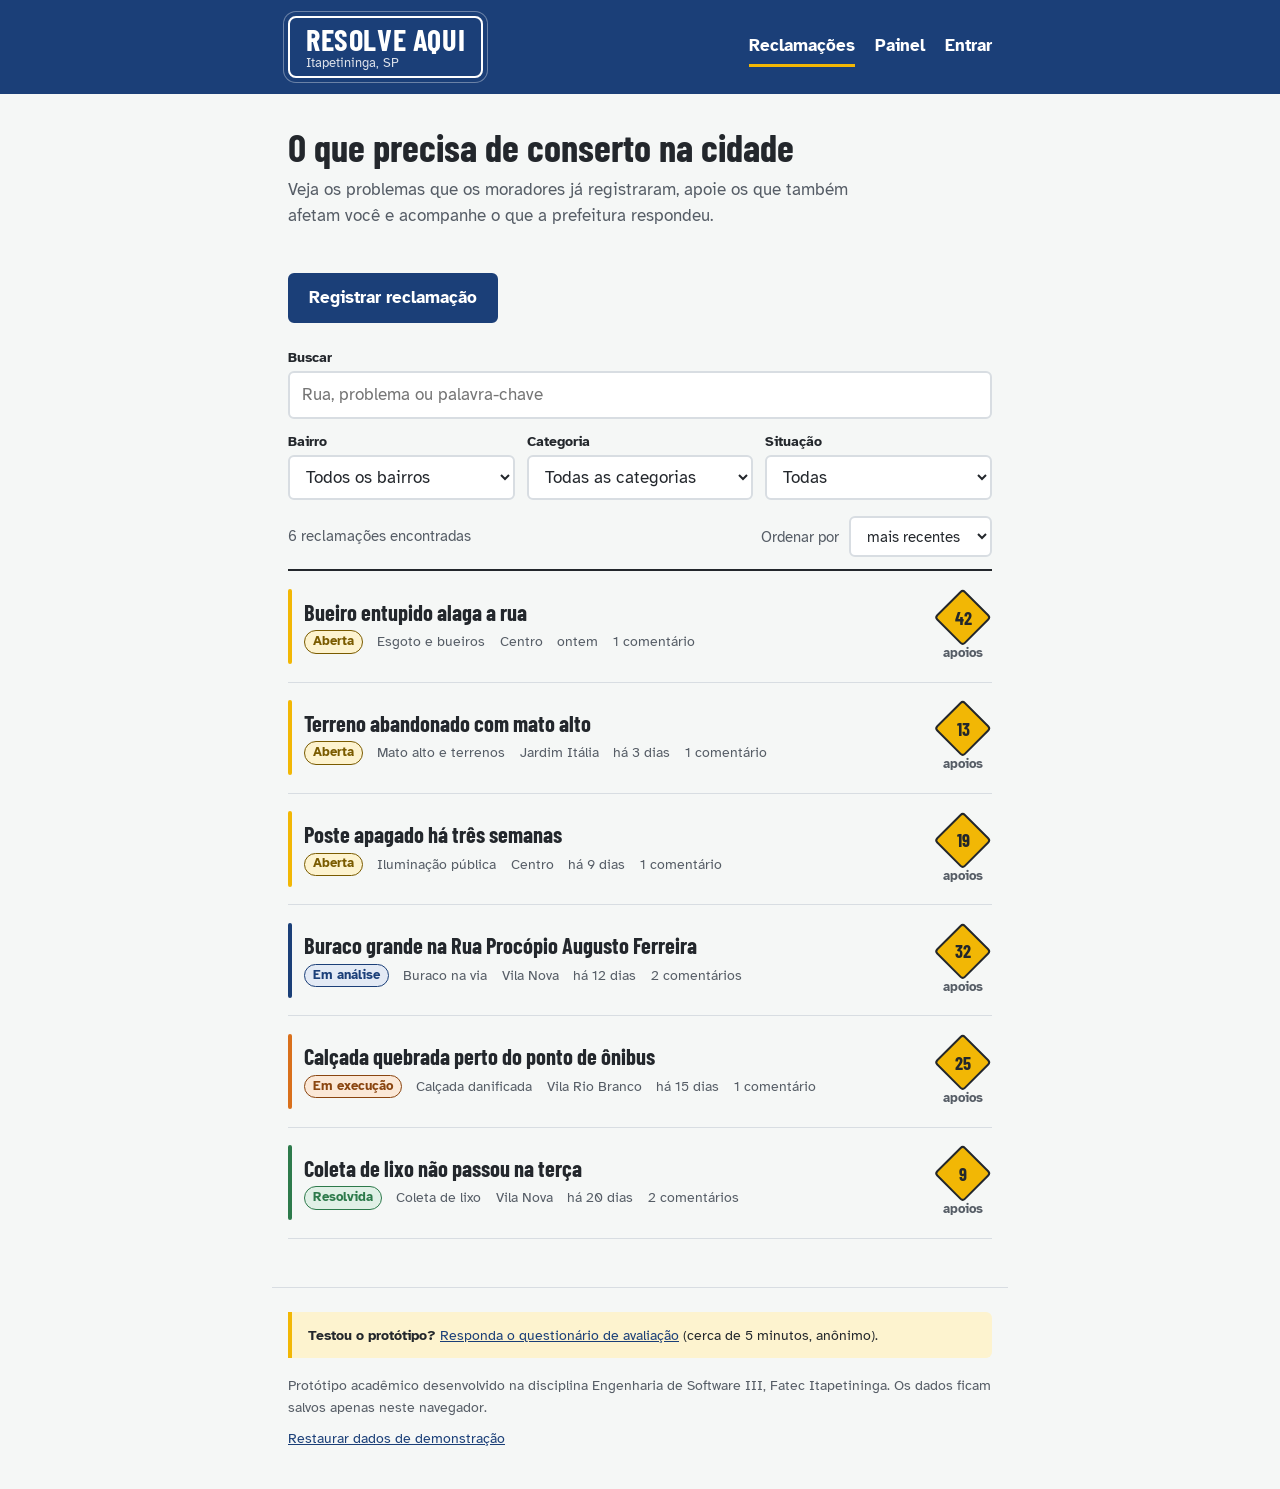
<file: index.html>
<!doctype html>
<html lang="pt-BR">
	<head>
		<meta charset="utf-8" />
		<meta name="viewport" content="width=device-width, initial-scale=1" />
		<title>Reclamações | Resolve Aqui</title>
		<meta
			name="description"
			content="Resolve Aqui: plataforma digital cívica para registrar, acompanhar e apoiar reclamações sobre serviços públicos municipais de Itapetininga."
		/>
		<link rel="preconnect" href="https://fonts.googleapis.com" />
		<link rel="preconnect" href="https://fonts.gstatic.com" crossorigin />
		<link
			href="https://fonts.googleapis.com/css2?family=Atkinson+Hyperlegible:wght@400;700&family=Barlow+Condensed:wght@600;700&display=swap"
			rel="stylesheet"
		/>
		<link rel="stylesheet" href="css/style.css" />
		<link rel="icon" href="assets/icone.svg" type="image/svg+xml" />
	</head>
	<body>
		<a class="pular" href="#conteudo">Pular para o conteúdo</a>
		<header class="topo" id="topo"></header>
		<main id="conteudo">
			<div class="cabecalho-pagina">
				<div class="introducao">
					<h1>O que precisa de conserto na cidade</h1>
					<p>
						Veja os problemas que os moradores já registraram, apoie os que
						também afetam você e acompanhe o que a prefeitura respondeu.
					</p>
				</div>
				<a class="botao" href="nova.html">Registrar reclamação</a>
			</div>

			<form
				class="filtros"
				id="filtros"
				role="search"
				aria-label="Filtrar reclamações"
			>
				<div class="filtro-busca">
					<label for="f-busca">Buscar</label>
					<input
						type="search"
						id="f-busca"
						name="busca"
						placeholder="Rua, problema ou palavra-chave"
					/>
				</div>
				<div>
					<label for="f-bairro">Bairro</label>
					<select id="f-bairro" name="bairro"></select>
				</div>
				<div>
					<label for="f-categoria">Categoria</label>
					<select id="f-categoria" name="categoria"></select>
				</div>
				<div>
					<label for="f-status">Situação</label>
					<select id="f-status" name="status"></select>
				</div>
			</form>

			<div
				class="cabecalho-pagina"
				style="margin-bottom: 0.25rem; align-items: center"
			>
				<p class="contagem" id="contagem" aria-live="polite"></p>
				<label class="contagem" for="f-ordem"
					>Ordenar por
					<select
						id="f-ordem"
						style="width: auto; min-height: 2.2rem; margin-left: 0.4rem"
					>
						<option value="recentes">mais recentes</option>
						<option value="apoios">mais apoiadas</option>
					</select>
				</label>
			</div>
			<ul class="lista" id="lista"></ul>
		</main>
		<footer class="rodape" id="rodape"></footer>
		<script src="js/data.js"></script>
		<script src="js/ui.js"></script>
		<script src="js/inicio.js"></script>
	</body>
</html>
</file>
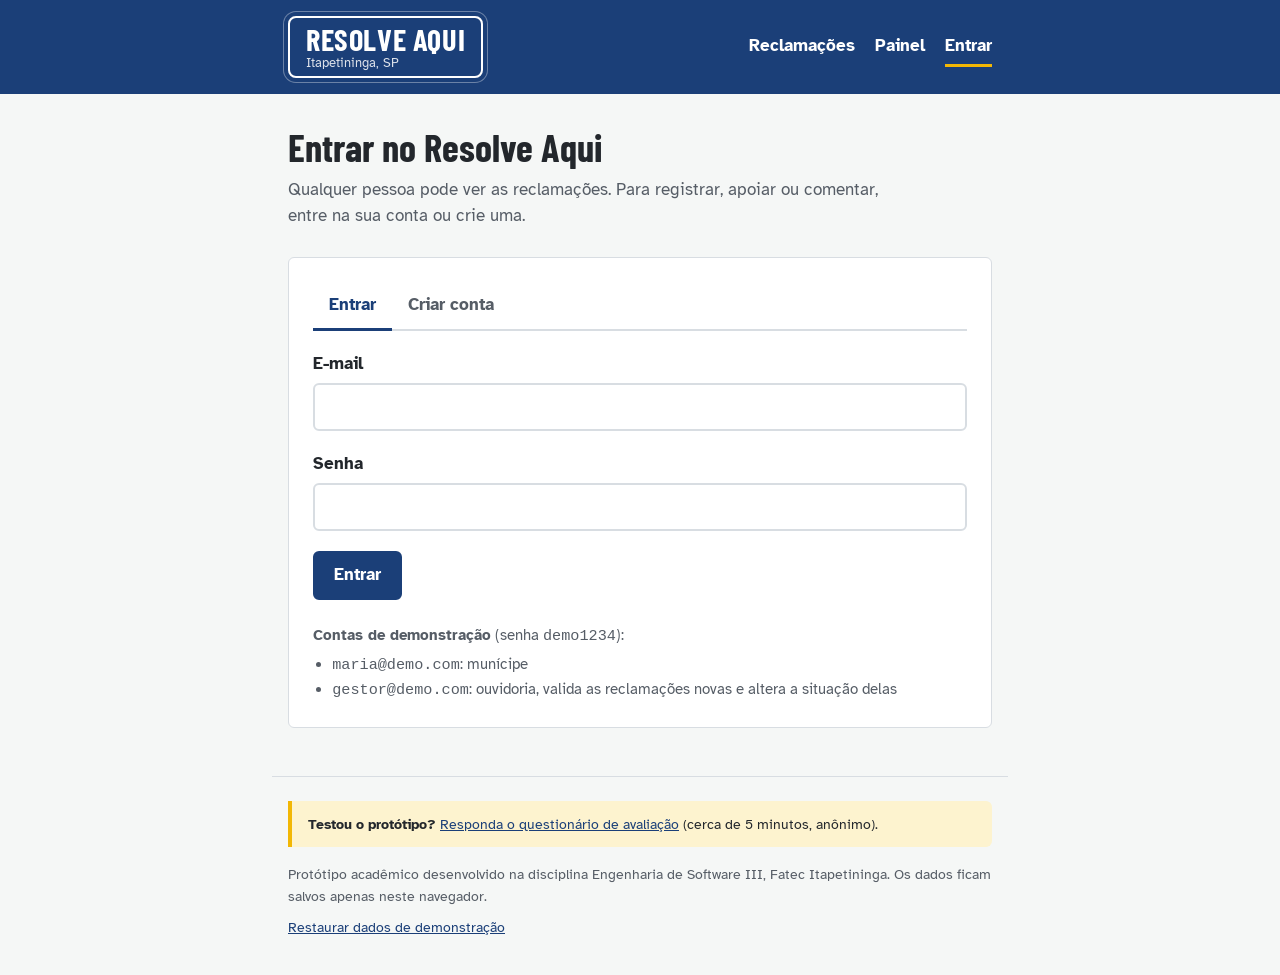
<file: entrar.html>
<!doctype html>
<html lang="pt-BR">
	<head>
		<meta charset="utf-8" />
		<meta name="viewport" content="width=device-width, initial-scale=1" />
		<title>Entrar | Resolve Aqui</title>
		<meta
			name="description"
			content="Resolve Aqui: plataforma digital cívica para registrar, acompanhar e apoiar reclamações sobre serviços públicos municipais de Itapetininga."
		/>
		<link rel="preconnect" href="https://fonts.googleapis.com" />
		<link rel="preconnect" href="https://fonts.gstatic.com" crossorigin />
		<link
			href="https://fonts.googleapis.com/css2?family=Atkinson+Hyperlegible:wght@400;700&family=Barlow+Condensed:wght@600;700&display=swap"
			rel="stylesheet"
		/>
		<link rel="stylesheet" href="css/style.css" />
		<link rel="icon" href="assets/icone.svg" type="image/svg+xml" />
	</head>
	<body>
		<a class="pular" href="#conteudo">Pular para o conteúdo</a>
		<header class="topo" id="topo"></header>
		<main id="conteudo">
			<div class="introducao">
				<h1>Entrar no Resolve Aqui</h1>
				<p>
					Qualquer pessoa pode ver as reclamações. Para registrar, apoiar ou
					comentar, entre na sua conta ou crie uma.
				</p>
			</div>
			<div class="formulario">
				<div class="abas" role="tablist">
					<button
						type="button"
						role="tab"
						id="aba-entrar"
						aria-selected="true"
						aria-controls="form-entrar"
					>
						Entrar
					</button>
					<button
						type="button"
						role="tab"
						id="aba-cadastrar"
						aria-selected="false"
						aria-controls="form-cadastrar"
					>
						Criar conta
					</button>
				</div>
				<div class="erro" id="erro" role="alert"></div>

				<form
					id="form-entrar"
					role="tabpanel"
					aria-labelledby="aba-entrar"
					novalidate
				>
					<div class="campo">
						<label for="e-email">E-mail</label>
						<input type="email" id="e-email" autocomplete="email" required />
					</div>
					<div class="campo">
						<label for="e-senha">Senha</label>
						<input
							type="password"
							id="e-senha"
							autocomplete="current-password"
							required
						/>
					</div>
					<button class="botao" type="submit">Entrar</button>
				</form>

				<form
					id="form-cadastrar"
					role="tabpanel"
					aria-labelledby="aba-cadastrar"
					hidden
					novalidate
				>
					<div class="campo">
						<label for="c-nome">Nome completo</label>
						<input id="c-nome" autocomplete="name" required />
					</div>
					<div class="duas-colunas">
						<div class="campo">
							<label for="c-email">E-mail</label>
							<input type="email" id="c-email" autocomplete="email" required />
						</div>
						<div class="campo">
							<label for="c-bairro">Bairro onde mora</label>
							<select id="c-bairro" required></select>
						</div>
					</div>
					<div class="campo">
						<label for="c-senha">Senha</label>
						<input
							type="password"
							id="c-senha"
							autocomplete="new-password"
							minlength="6"
							required
							aria-describedby="dica-senha"
						/>
						<span class="dica" id="dica-senha"
							>Use pelo menos 6 caracteres.</span
						>
					</div>
					<button class="botao" type="submit">Criar conta</button>
				</form>

				<div class="demo">
					<strong>Contas de demonstração</strong> (senha <code>demo1234</code>):
					<ul>
						<li><code>maria@demo.com</code>: munícipe</li>
						<li>
							<code>gestor@demo.com</code>: ouvidoria, valida as reclamações
							novas e altera a situação delas
						</li>
					</ul>
				</div>
			</div>
		</main>
		<footer class="rodape" id="rodape"></footer>
		<script src="js/data.js"></script>
		<script src="js/ui.js"></script>
		<script src="js/entrar.js"></script>
	</body>
</html>
</file>
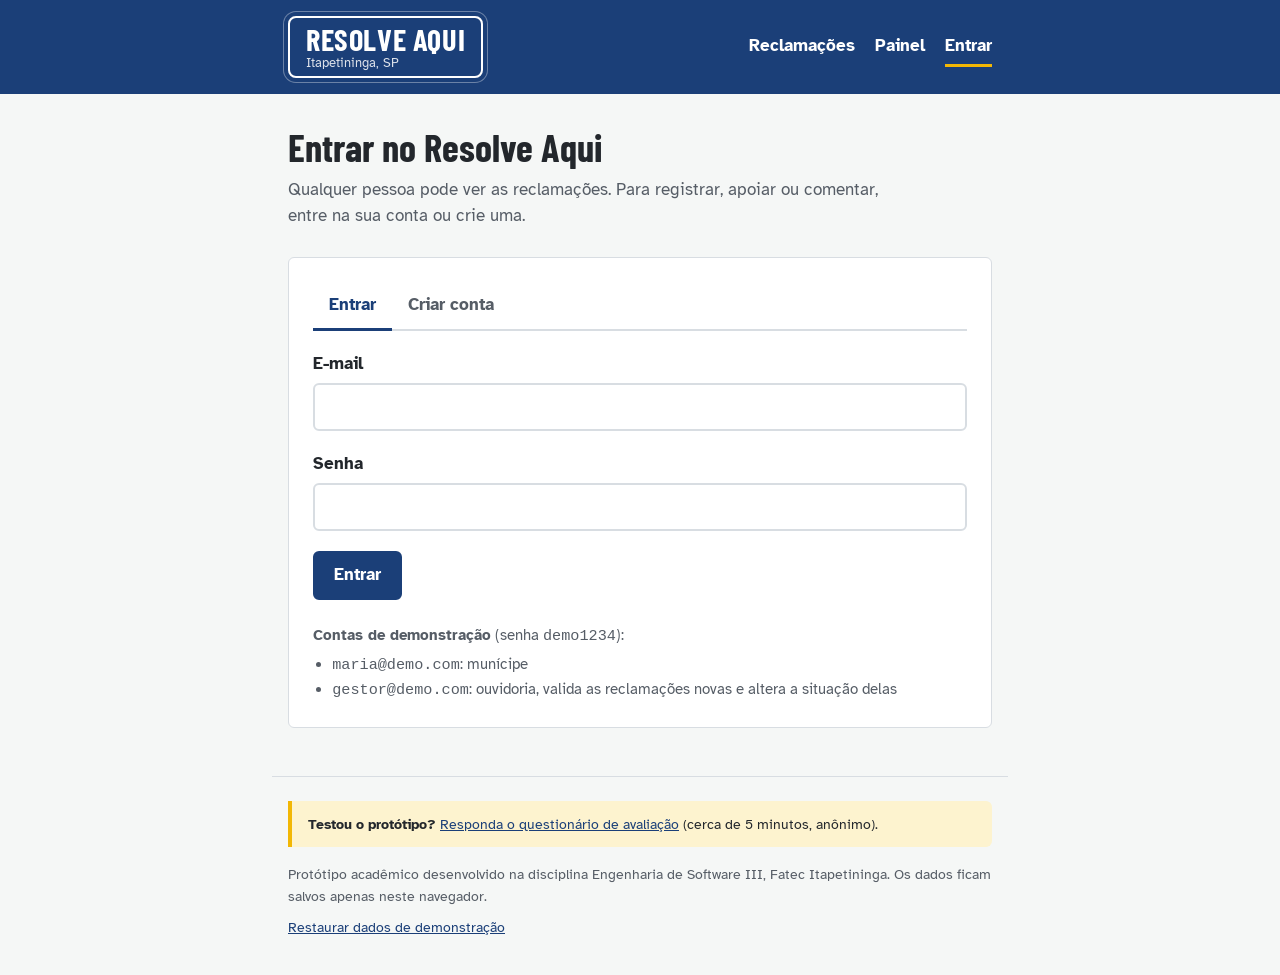
<file: minhas.html>
<!doctype html>
<html lang="pt-BR">
<head>
  <meta charset="utf-8">
  <meta name="viewport" content="width=device-width, initial-scale=1">
  <title>Minhas reclamações | Resolve Aqui</title>
  <meta name="description" content="Resolve Aqui: plataforma digital cívica para registrar, acompanhar e apoiar reclamações sobre serviços públicos municipais de Itapetininga.">
  <link rel="preconnect" href="https://fonts.googleapis.com">
  <link rel="preconnect" href="https://fonts.gstatic.com" crossorigin>
  <link href="https://fonts.googleapis.com/css2?family=Atkinson+Hyperlegible:wght@400;700&family=Barlow+Condensed:wght@600;700&display=swap" rel="stylesheet">
  <link rel="stylesheet" href="css/style.css">
  <link rel="icon" href="assets/icone.svg" type="image/svg+xml">
</head>
<body>
  <a class="pular" href="#conteudo">Pular para o conteúdo</a>
  <header class="topo" id="topo"></header>
  <main id="conteudo">
    <div class="introducao">
      <h1>Minhas reclamações</h1>
      <p>Todas as reclamações que você enviou, inclusive as que ainda aguardam a validação da Ouvidoria.</p>
    </div>
    <div id="minhas"></div>
  </main>
  <footer class="rodape" id="rodape"></footer>
  <script src="js/data.js"></script>
  <script src="js/ui.js"></script>
  <script src="js/minhas.js"></script>
</body>
</html>
</file>
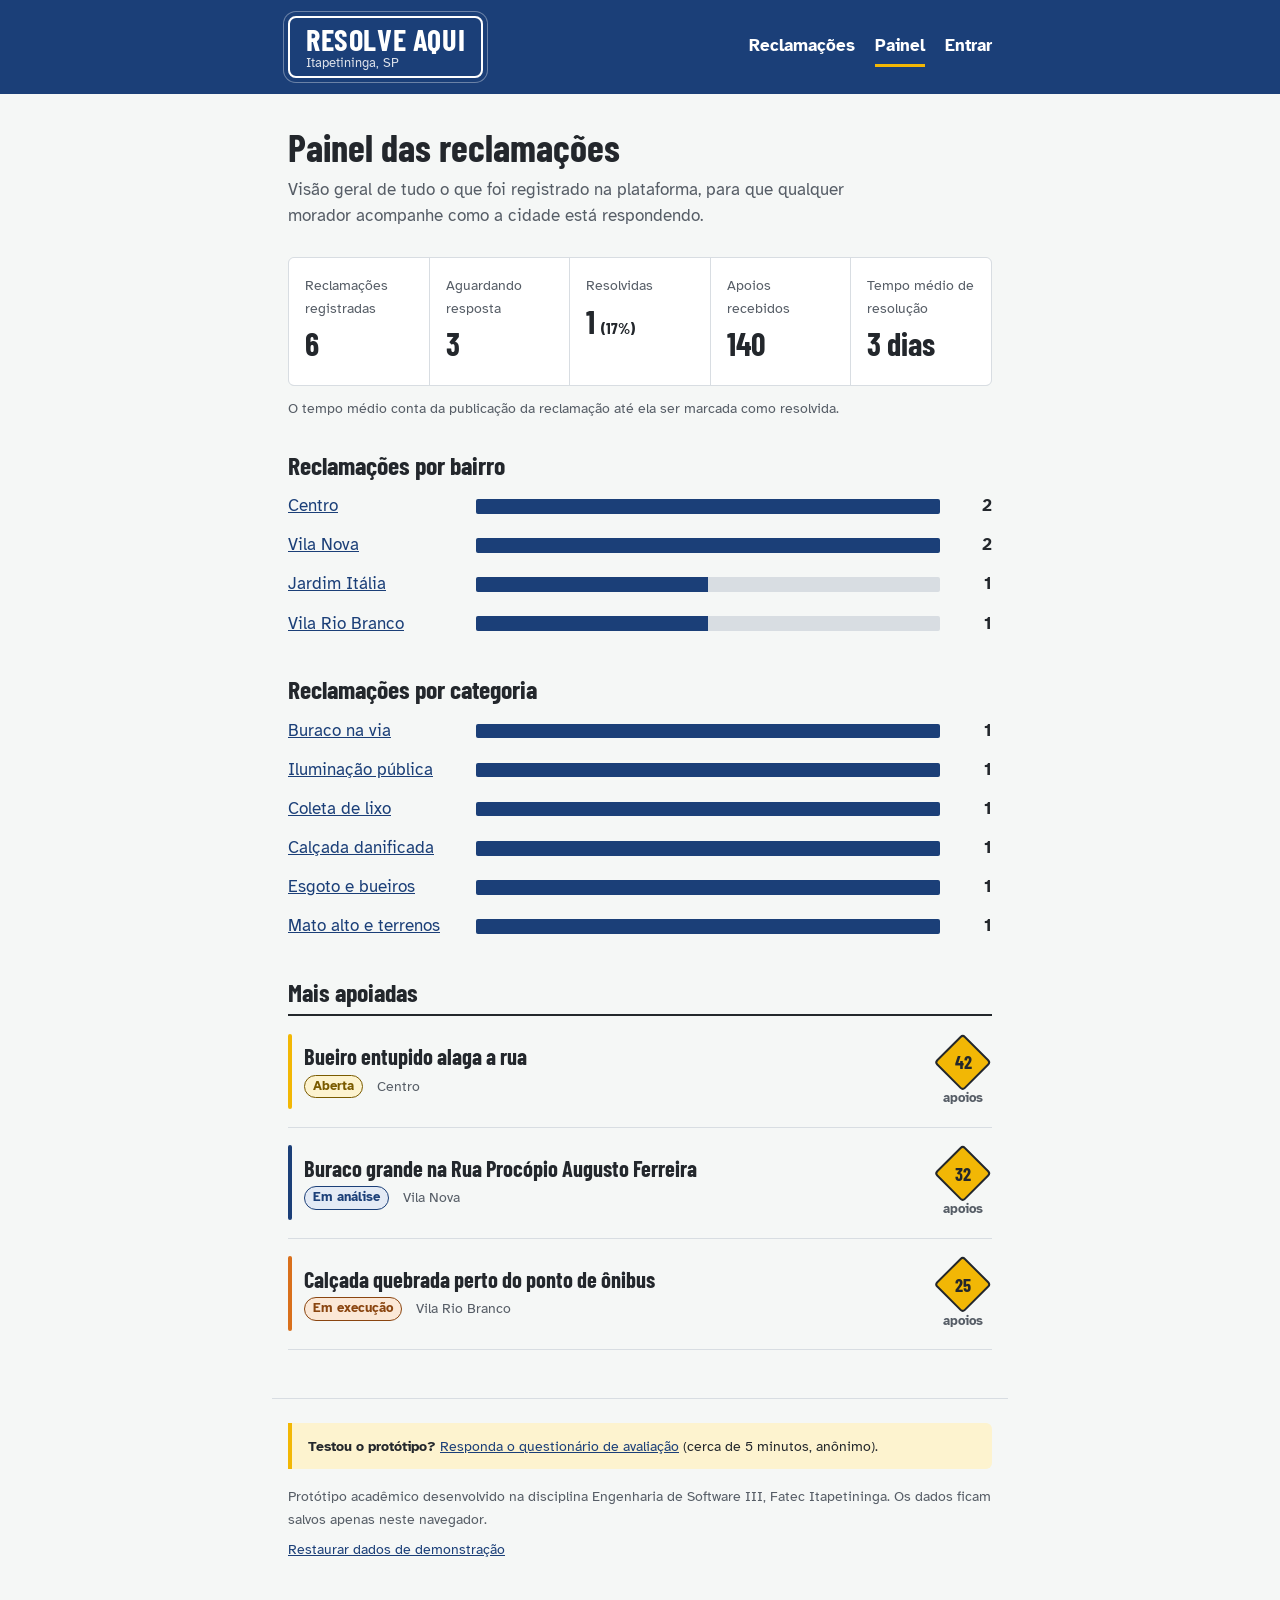
<file: painel.html>
<!doctype html>
<html lang="pt-BR">
	<head>
		<meta charset="utf-8" />
		<meta name="viewport" content="width=device-width, initial-scale=1" />
		<title>Painel | Resolve Aqui</title>
		<meta
			name="description"
			content="Resolve Aqui: plataforma digital cívica para registrar, acompanhar e apoiar reclamações sobre serviços públicos municipais de Itapetininga."
		/>
		<link rel="preconnect" href="https://fonts.googleapis.com" />
		<link rel="preconnect" href="https://fonts.gstatic.com" crossorigin />
		<link
			href="https://fonts.googleapis.com/css2?family=Atkinson+Hyperlegible:wght@400;700&family=Barlow+Condensed:wght@600;700&display=swap"
			rel="stylesheet"
		/>
		<link rel="stylesheet" href="css/style.css" />
		<link rel="icon" href="assets/icone.svg" type="image/svg+xml" />
	</head>
	<body>
		<a class="pular" href="#conteudo">Pular para o conteúdo</a>
		<header class="topo" id="topo"></header>
		<main id="conteudo">
			<div class="introducao">
				<h1>Painel das reclamações</h1>
				<p>
					Visão geral de tudo o que foi registrado na plataforma, para que
					qualquer morador acompanhe como a cidade está respondendo.
				</p>
			</div>
			<div id="painel"></div>
		</main>
		<footer class="rodape" id="rodape"></footer>
		<script src="js/data.js"></script>
		<script src="js/ui.js"></script>
		<script src="js/painel.js"></script>
	</body>
</html>
</file>
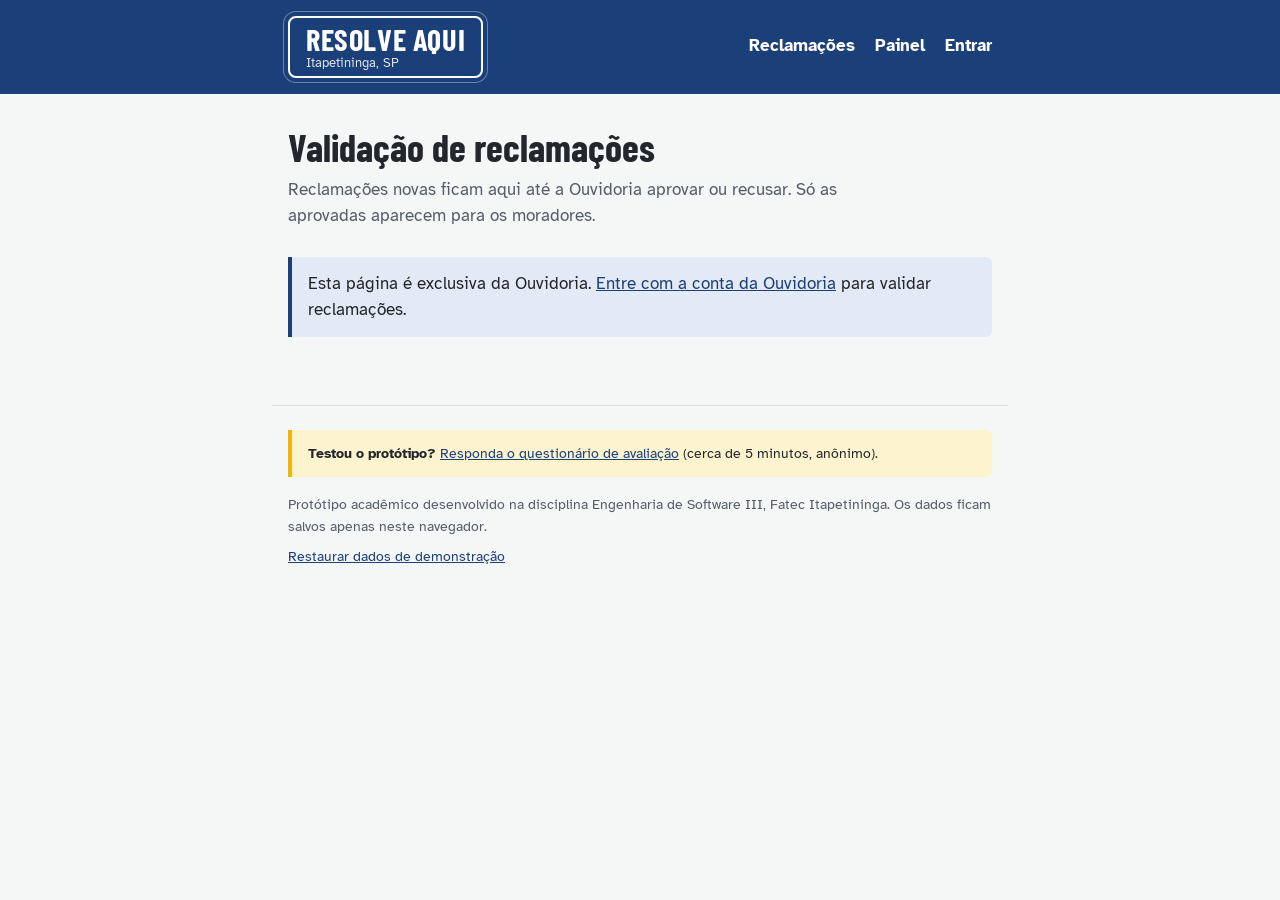
<file: validacao.html>
<!doctype html>
<html lang="pt-BR">
	<head>
		<meta charset="utf-8" />
		<meta name="viewport" content="width=device-width, initial-scale=1" />
		<title>Validação | Resolve Aqui</title>
		<meta
			name="description"
			content="Resolve Aqui: plataforma digital cívica para registrar, acompanhar e apoiar reclamações sobre serviços públicos municipais de Itapetininga."
		/>
		<link rel="preconnect" href="https://fonts.googleapis.com" />
		<link rel="preconnect" href="https://fonts.gstatic.com" crossorigin />
		<link
			href="https://fonts.googleapis.com/css2?family=Atkinson+Hyperlegible:wght@400;700&family=Barlow+Condensed:wght@600;700&display=swap"
			rel="stylesheet"
		/>
		<link rel="stylesheet" href="css/style.css" />
		<link rel="icon" href="assets/icone.svg" type="image/svg+xml" />
	</head>
	<body>
		<a class="pular" href="#conteudo">Pular para o conteúdo</a>
		<header class="topo" id="topo"></header>
		<main id="conteudo">
			<div class="introducao">
				<h1>Validação de reclamações</h1>
				<p>
					Reclamações novas ficam aqui até a Ouvidoria aprovar ou recusar. Só as
					aprovadas aparecem para os moradores.
				</p>
			</div>
			<div id="fila"></div>
		</main>
		<footer class="rodape" id="rodape"></footer>
		<script src="js/data.js"></script>
		<script src="js/ui.js"></script>
		<script src="js/validacao.js"></script>
	</body>
</html>
</file>
<file: css/style.css>
/* Resolve Aqui: identidade inspirada na sinalização urbana.
   Azul das placas de rua, amarelo de advertência, laranja de obra e verde de resolvido. */

:root {
	--azul-placa: #1b3f78;
	--azul-escuro: #12305d;
	--papel: #f5f7f6;
	--branco: #ffffff;
	--asfalto: #23272c;
	--asfalto-suave: #565d66;
	--meio-fio: #d8dde2;
	--amarelo: #f2b705;
	--laranja-obra: #d9701c;
	--verde: #2d7a4b;
	--vermelho: #b3261e;

	--fonte-placa: "Barlow Condensed", "Arial Narrow", sans-serif;
	--fonte-texto: "Atkinson Hyperlegible", "Segoe UI", Arial, sans-serif;

	--largura: 46rem;
	--raio: 6px;
}

*,
*::before,
*::after {
	box-sizing: border-box;
}

html {
	-webkit-text-size-adjust: 100%;
}

body {
	margin: 0;
	background: var(--papel);
	color: var(--asfalto);
	font-family: var(--fonte-texto);
	font-size: 1.0625rem;
	line-height: 1.55;
}

a {
	color: var(--azul-placa);
}
a:hover {
	color: var(--azul-escuro);
}

:focus-visible {
	outline: 3px solid var(--amarelo);
	outline-offset: 2px;
}

.visualmente-oculto {
	position: absolute;
	width: 1px;
	height: 1px;
	overflow: hidden;
	clip: rect(0 0 0 0);
	white-space: nowrap;
}

.pular {
	position: absolute;
	left: 1rem;
	top: -3rem;
	z-index: 10;
	background: var(--amarelo);
	color: var(--asfalto);
	padding: 0.5rem 1rem;
	border-radius: var(--raio);
}
.pular:focus {
	top: 1rem;
}

/* ---------- Cabeçalho: a placa de rua ---------- */

.topo {
	background: var(--azul-placa);
	color: var(--branco);
}

.topo__placa {
	max-width: var(--largura);
	margin: 0 auto;
	padding: 1rem 1rem;
	display: flex;
	flex-wrap: wrap;
	align-items: center;
	justify-content: space-between;
	gap: 0.75rem 1.5rem;
}

.placa {
	display: inline-flex;
	flex-direction: column;
	padding: 0.35rem 1rem 0.4rem;
	border: 2px solid var(--branco);
	border-radius: 8px;
	box-shadow:
		0 0 0 4px var(--azul-placa),
		0 0 0 5px rgba(255, 255, 255, 0.35);
	color: var(--branco);
	text-decoration: none;
	line-height: 1;
}
.placa:hover {
	color: var(--branco);
}

.placa__nome {
	font-family: var(--fonte-placa);
	font-weight: 700;
	font-size: 1.9rem;
	letter-spacing: 0.02em;
	text-transform: uppercase;
}

.placa__cidade {
	font-size: 0.8rem;
	margin-top: 0.2rem;
	opacity: 0.85;
}

.topo__nav {
	display: flex;
	align-items: center;
	flex-wrap: wrap;
	gap: 0.25rem 1.25rem;
}

.topo__nav a,
.topo__nav .botao-link {
	color: var(--branco);
	text-decoration: none;
	font-weight: 700;
	padding: 0.3rem 0;
	border-bottom: 3px solid transparent;
}
.topo__nav a[aria-current="page"] {
	border-bottom-color: var(--amarelo);
}
.topo__nav a:hover,
.topo__nav .botao-link:hover {
	border-bottom-color: rgba(255, 255, 255, 0.6);
	color: var(--branco);
}

.topo__usuario {
	display: inline-flex;
	align-items: center;
	gap: 0.5rem;
}

.avatar {
	display: inline-grid;
	place-items: center;
	width: 2rem;
	height: 2rem;
	border-radius: 50%;
	background: var(--branco);
	color: var(--azul-placa);
	font-family: var(--fonte-placa);
	font-weight: 700;
	font-size: 1rem;
}

/* ---------- Estrutura ---------- */

main {
	max-width: var(--largura);
	margin: 0 auto;
	padding: 2rem 1rem 3rem;
}

h1,
h2,
h3 {
	font-family: var(--fonte-placa);
	font-weight: 700;
	line-height: 1.1;
	margin: 0 0 0.5rem;
}
h1 {
	font-size: 2.4rem;
}
h2 {
	font-size: 1.6rem;
}
h3 {
	font-size: 1.3rem;
}

.introducao {
	margin-bottom: 1.75rem;
}
.introducao p {
	margin: 0;
	color: var(--asfalto-suave);
	max-width: 38rem;
}

.cabecalho-pagina {
	display: flex;
	flex-wrap: wrap;
	align-items: flex-end;
	justify-content: space-between;
	gap: 1rem;
	margin-bottom: 1.5rem;
}

.rodape {
	max-width: var(--largura);
	margin: 0 auto;
	padding: 1.5rem 1rem 2.5rem;
	border-top: 1px solid var(--meio-fio);
	color: var(--asfalto-suave);
	font-size: 0.9rem;
}
.rodape p {
	margin: 0 0 0.5rem;
}

/* ---------- Botões e formulários ---------- */

.botao {
	display: inline-flex;
	align-items: center;
	justify-content: center;
	gap: 0.5rem;
	min-height: 2.75rem;
	padding: 0.6rem 1.2rem;
	border: 2px solid var(--azul-placa);
	border-radius: var(--raio);
	background: var(--azul-placa);
	color: var(--branco);
	font: inherit;
	font-weight: 700;
	text-decoration: none;
	cursor: pointer;
}
.botao:hover {
	background: var(--azul-escuro);
	border-color: var(--azul-escuro);
	color: var(--branco);
}

.botao--secundario {
	background: transparent;
	color: var(--azul-placa);
}
.botao--secundario:hover {
	background: var(--branco);
	color: var(--azul-escuro);
}

.botao-link {
	background: none;
	border: 0;
	padding: 0;
	font: inherit;
	color: var(--azul-placa);
	text-decoration: underline;
	cursor: pointer;
}

.campo {
	margin-bottom: 1.25rem;
}
.campo label {
	display: block;
	font-weight: 700;
	margin-bottom: 0.35rem;
}
.campo .dica {
	display: block;
	color: var(--asfalto-suave);
	font-size: 0.9rem;
	margin-top: 0.3rem;
}

input,
select,
textarea {
	width: 100%;
	min-height: 2.75rem;
	padding: 0.55rem 0.75rem;
	border: 2px solid var(--meio-fio);
	border-radius: var(--raio);
	background: var(--branco);
	color: var(--asfalto);
	font: inherit;
}
textarea {
	min-height: 8rem;
	resize: vertical;
}
input:focus,
select:focus,
textarea:focus {
	border-color: var(--azul-placa);
	outline: none;
	box-shadow: 0 0 0 3px rgba(242, 183, 5, 0.6);
}

.duas-colunas {
	display: grid;
	grid-template-columns: 1fr 1fr;
	gap: 0 1rem;
}

.erro {
	border-left: 4px solid var(--vermelho);
	background: #fbeceb;
	padding: 0.75rem 1rem;
	margin-bottom: 1.25rem;
	border-radius: 0 var(--raio) var(--raio) 0;
}
.erro:empty {
	display: none;
}

.formulario {
	background: var(--branco);
	border: 1px solid var(--meio-fio);
	border-radius: var(--raio);
	padding: 1.5rem;
}

/* ---------- Filtros ---------- */

.filtros {
	display: grid;
	grid-template-columns: repeat(3, 1fr);
	gap: 0.75rem;
	margin-bottom: 1rem;
}
.filtros .filtro-busca {
	grid-column: 1 / -1;
}
.filtros label {
	font-size: 0.85rem;
	font-weight: 700;
	display: block;
	margin-bottom: 0.2rem;
}

.contagem {
	color: var(--asfalto-suave);
	font-size: 0.95rem;
	margin: 0 0 0.5rem;
}

/* ---------- Lista de reclamações ---------- */

.lista {
	list-style: none;
	margin: 0;
	padding: 0;
	border-top: 2px solid var(--asfalto);
}

.item {
	display: grid;
	grid-template-columns: 1fr auto;
	gap: 1rem;
	align-items: center;
	padding: 1.1rem 0 1.1rem 1rem;
	border-bottom: 1px solid var(--meio-fio);
	position: relative;
}
.item::before {
	content: "";
	position: absolute;
	left: 0;
	top: 1.1rem;
	bottom: 1.1rem;
	width: 4px;
	border-radius: 2px;
	background: var(--cor-status, var(--meio-fio));
}
.item[data-status="aberta"] {
	--cor-status: var(--amarelo);
}
.item[data-status="em_analise"] {
	--cor-status: var(--azul-placa);
}
.item[data-status="em_execucao"] {
	--cor-status: var(--laranja-obra);
}
.item[data-status="resolvida"] {
	--cor-status: var(--verde);
}
.item[data-status="pendente"] {
	--cor-status: var(--asfalto-suave);
}
.item[data-status="recusada"] {
	--cor-status: var(--vermelho);
}

.item__titulo {
	font-family: var(--fonte-placa);
	font-weight: 700;
	font-size: 1.4rem;
	line-height: 1.15;
	margin: 0 0 0.3rem;
}
.item__titulo a {
	color: var(--asfalto);
	text-decoration: none;
}
.item__titulo a:hover {
	color: var(--azul-placa);
	text-decoration: underline;
}
.item__titulo a::after {
	content: "";
	position: absolute;
	inset: 0;
} /* linha inteira clicável */

.item__meta {
	display: flex;
	flex-wrap: wrap;
	gap: 0.25rem 0.9rem;
	color: var(--asfalto-suave);
	font-size: 0.9rem;
}
.item__meta .selo {
	position: relative;
}

.vazio {
	padding: 2.5rem 1rem;
	text-align: center;
	color: var(--asfalto-suave);
	border-bottom: 1px solid var(--meio-fio);
}

/* ---------- Placa de advertência: contador de apoios ---------- */

.losango {
	position: relative;
	display: grid;
	place-items: center;
	width: 3.6rem;
	height: 3.6rem;
	flex: none;
}
.losango::before {
	content: "";
	position: absolute;
	width: 72%;
	height: 72%;
	background: var(--amarelo);
	border: 2px solid var(--asfalto);
	border-radius: 4px;
	transform: rotate(45deg);
}
.losango__numero {
	position: relative;
	font-family: var(--fonte-placa);
	font-weight: 700;
	font-size: 1.15rem;
	line-height: 1;
	text-align: center;
}
.contador {
	display: flex;
	flex-direction: column;
	align-items: center;
	position: relative;
}
.contador__rotulo {
	font-size: 0.8rem;
	font-weight: 700;
	color: var(--asfalto-suave);
	margin-top: -0.15rem;
}

/* ---------- Selos de status ---------- */

.selo {
	display: inline-block;
	padding: 0.05rem 0.5rem;
	border-radius: 999px;
	font-size: 0.8rem;
	font-weight: 700;
	border: 1.5px solid currentColor;
}
.selo--aberta {
	color: #7a5b00;
	background: #fdf3cf;
}
.selo--em_analise {
	color: var(--azul-placa);
	background: #e3eaf5;
}
.selo--em_execucao {
	color: #8a4510;
	background: #fbe8d7;
}
.selo--resolvida {
	color: var(--verde);
	background: #e0f0e6;
}
.selo--pendente {
	color: var(--asfalto-suave);
	background: #eceff1;
	border-style: dashed;
}
.selo--recusada {
	color: var(--vermelho);
	background: #fbeceb;
}

.contador-nav {
	display: inline-grid;
	place-items: center;
	min-width: 1.4rem;
	height: 1.4rem;
	padding: 0 0.35rem;
	margin-left: 0.2rem;
	border-radius: 999px;
	background: var(--amarelo);
	color: var(--asfalto);
	font-size: 0.8rem;
	line-height: 1;
}

/* Caixa de aviso dentro da página (validação, recusa) */
.nota {
	border-left: 4px solid var(--azul-placa);
	background: #e3eaf5;
	padding: 0.85rem 1rem;
	border-radius: 0 var(--raio) var(--raio) 0;
	margin: 1.25rem 0;
}
.nota p {
	margin: 0;
}
.nota p + p {
	margin-top: 0.4rem;
}
.nota--recusa {
	border-left-color: var(--vermelho);
	background: #fbeceb;
}

/* Fila de validação */
.fila {
	list-style: none;
	margin: 0;
	padding: 0;
	display: grid;
	gap: 1rem;
}
.cartao {
	background: var(--branco);
	border: 1px solid var(--meio-fio);
	border-left: 4px solid var(--asfalto-suave);
	border-radius: var(--raio);
	padding: 1.1rem 1.25rem;
}
.cartao h2 {
	font-size: 1.4rem;
	margin-bottom: 0.3rem;
}
.cartao .descricao {
	margin: 0.75rem 0;
}
.acoes {
	display: flex;
	flex-wrap: wrap;
	gap: 0.75rem;
	align-items: center;
	margin-top: 1rem;
}
.botao--perigo {
	background: transparent;
	color: var(--vermelho);
	border-color: var(--vermelho);
}
.botao--perigo:hover {
	background: var(--vermelho);
	border-color: var(--vermelho);
	color: var(--branco);
}
.recusa {
	margin-top: 1rem;
	padding-top: 1rem;
	border-top: 1px dashed var(--meio-fio);
}

/* ---------- Detalhe da reclamação ---------- */

.voltar {
	display: inline-block;
	margin-bottom: 1rem;
	font-weight: 700;
}

.detalhe__cabecalho {
	display: grid;
	grid-template-columns: 1fr auto;
	gap: 1rem 1.5rem;
	align-items: start;
	padding-bottom: 1.25rem;
	border-bottom: 2px solid var(--asfalto);
}
.detalhe__meta {
	color: var(--asfalto-suave);
	font-size: 0.95rem;
	display: flex;
	flex-wrap: wrap;
	gap: 0.25rem 1rem;
	margin-top: 0.4rem;
}

.apoiar {
	display: flex;
	flex-direction: column;
	align-items: center;
	gap: 0.35rem;
	background: none;
	border: 0;
	padding: 0.25rem;
	font: inherit;
	cursor: pointer;
	color: var(--asfalto);
}
.apoiar .losango {
	width: 4.6rem;
	height: 4.6rem;
}
.apoiar .losango__numero {
	font-size: 1.5rem;
}
.apoiar__texto {
	font-weight: 700;
	font-size: 0.9rem;
}
.apoiar[aria-pressed="true"] .losango::before {
	background: var(--asfalto);
	border-color: var(--asfalto);
}
.apoiar[aria-pressed="true"] .losango__numero {
	color: var(--amarelo);
}
.apoiar:hover .losango::before {
	box-shadow: 0 0 0 3px rgba(242, 183, 5, 0.45);
}
.apoiar.pulso .losango::before {
	animation: pulso 0.45s ease-out;
}
@keyframes pulso {
	0% {
		transform: rotate(45deg) scale(1);
	}
	40% {
		transform: rotate(45deg) scale(1.15);
	}
	100% {
		transform: rotate(45deg) scale(1);
	}
}

.secao {
	margin-top: 2rem;
}
.descricao {
	white-space: pre-line;
	max-width: 40rem;
}
.endereco {
	display: flex;
	gap: 0.5rem;
	align-items: baseline;
	color: var(--asfalto-suave);
}

/* Linha do tempo do status: sequência real, por isso usa marcadores em ordem */
.trajeto {
	list-style: none;
	margin: 0;
	padding: 0;
	display: grid;
	grid-template-columns: repeat(4, 1fr);
}
.trajeto li {
	position: relative;
	padding-top: 1.6rem;
	font-size: 0.9rem;
	color: var(--asfalto-suave);
}
.trajeto li::before {
	content: "";
	position: absolute;
	top: 0.35rem;
	left: 0;
	right: 0;
	height: 4px;
	background: var(--meio-fio);
}
.trajeto li::after {
	content: "";
	position: absolute;
	top: 0;
	left: 0;
	width: 1rem;
	height: 1rem;
	border-radius: 50%;
	background: var(--branco);
	border: 3px solid var(--meio-fio);
}
.trajeto li.feito {
	color: var(--asfalto);
}
.trajeto li.feito::before {
	background: var(--azul-placa);
}
.trajeto li.feito::after {
	background: var(--azul-placa);
	border-color: var(--azul-placa);
}
.trajeto li.atual {
	font-weight: 700;
}
.trajeto li.atual::after {
	background: var(--amarelo);
	border-color: var(--asfalto);
}
.trajeto strong {
	display: block;
	color: var(--asfalto);
}

.gestor {
	margin-top: 1.25rem;
	padding: 1rem;
	border: 2px dashed var(--azul-placa);
	border-radius: var(--raio);
	display: flex;
	flex-wrap: wrap;
	gap: 0.75rem;
	align-items: end;
}
.gestor .campo {
	margin: 0;
	flex: 1 1 12rem;
}

.comentarios {
	list-style: none;
	margin: 0 0 1.5rem;
	padding: 0;
}
.comentario {
	display: grid;
	grid-template-columns: auto 1fr;
	gap: 0.75rem;
	padding: 1rem 0;
	border-bottom: 1px solid var(--meio-fio);
}
.comentario .avatar {
	background: var(--meio-fio);
	color: var(--asfalto);
}
.comentario--gestor .avatar {
	background: var(--azul-placa);
	color: var(--branco);
}
.comentario__autor {
	font-weight: 700;
}
.comentario__autor small {
	font-weight: 400;
	color: var(--asfalto-suave);
	margin-left: 0.4rem;
}
.comentario p {
	margin: 0.2rem 0 0;
}
.etiqueta-gestor {
	font-size: 0.75rem;
	font-weight: 700;
	color: var(--azul-placa);
	margin-left: 0.4rem;
}

/* ---------- Painel ---------- */

.numeros {
	display: grid;
	grid-template-columns: repeat(auto-fit, minmax(8.5rem, 1fr));
	gap: 1px;
	background: var(--meio-fio);
	border: 1px solid var(--meio-fio);
	border-radius: var(--raio);
	overflow: hidden;
	margin-bottom: 2rem;
}
.numeros div {
	background: var(--branco);
	padding: 1rem;
}
.numeros dt {
	font-size: 0.9rem;
	color: var(--asfalto-suave);
}
.numeros dd {
	margin: 0;
	font-family: var(--fonte-placa);
	font-size: 2rem;
	font-weight: 700;
}

.barras {
	list-style: none;
	margin: 0 0 2rem;
	padding: 0;
}
.barras li {
	display: grid;
	grid-template-columns: 11rem 1fr 2.5rem;
	gap: 0.75rem;
	align-items: center;
	padding: 0.4rem 0;
}
.barras__trilho {
	height: 0.9rem;
	background: var(--meio-fio);
	border-radius: 2px;
	overflow: hidden;
}
.barras__valor {
	height: 100%;
	background: var(--azul-placa);
}
.barras span:last-child {
	text-align: right;
	font-weight: 700;
}

/* ---------- Entrar ---------- */

.abas {
	display: flex;
	gap: 0;
	margin-bottom: 1.25rem;
	border-bottom: 2px solid var(--meio-fio);
}
.abas button {
	background: none;
	border: 0;
	border-bottom: 3px solid transparent;
	margin-bottom: -2px;
	padding: 0.6rem 1rem;
	font: inherit;
	font-weight: 700;
	color: var(--asfalto-suave);
	cursor: pointer;
}
.abas button[aria-selected="true"] {
	color: var(--azul-placa);
	border-bottom-color: var(--azul-placa);
}

.demo {
	margin-top: 1.5rem;
	font-size: 0.95rem;
	color: var(--asfalto-suave);
}
.demo ul {
	margin: 0.3rem 0 0;
	padding-left: 1.2rem;
}

/* ---------- Aviso flutuante ---------- */

.aviso {
	position: fixed;
	left: 50%;
	bottom: 1.5rem;
	z-index: 20;
	transform: translate(-50%, 1rem);
	max-width: calc(100% - 2rem);
	background: var(--asfalto);
	color: var(--branco);
	padding: 0.75rem 1.25rem;
	border-radius: var(--raio);
	opacity: 0;
	pointer-events: none;
	transition:
		opacity 0.2s,
		transform 0.2s;
}
.aviso[data-tipo="erro"] {
	background: var(--vermelho);
}
.aviso--visivel {
	opacity: 1;
	transform: translate(-50%, 0);
}

/* ---------- Telas pequenas ---------- */

@media (max-width: 640px) {
	h1 {
		font-size: 2rem;
	}
	.filtros {
		grid-template-columns: 1fr;
	}
	.duas-colunas {
		grid-template-columns: 1fr;
	}
	.numeros div:last-child:nth-child(odd) {
		grid-column: 1 / -1;
	}
	.barras li {
		grid-template-columns: 7.5rem 1fr 2rem;
	}
	.trajeto {
		grid-template-columns: 1fr;
		gap: 0.25rem;
	}
	.trajeto li {
		padding: 0 0 0.75rem 1.75rem;
	}
	.trajeto li::before {
		top: 0;
		bottom: 0;
		left: 0.4rem;
		right: auto;
		width: 4px;
		height: auto;
	}
	.trajeto li::after {
		top: 0.2rem;
	}
	.formulario {
		padding: 1.1rem;
	}
	.placa__nome {
		font-size: 1.6rem;
	}
}

@media (prefers-reduced-motion: reduce) {
	*,
	*::before,
	*::after {
		animation: none !important;
		transition: none !important;
	}
}

/* ---------- Minhas reclamações ---------- */

.item__motivo {
	margin: 0.4rem 0 0;
	font-size: 0.9rem;
	color: var(--vermelho);
}

/* ---------- Aviso de reclamações parecidas ---------- */

.parecidas {
	margin: 0.6rem 0 0;
	padding-left: 1.2rem;
}
.parecidas li {
	margin: 0.25rem 0;
}
.parecidas small {
	display: block;
	color: var(--asfalto-suave);
}

/* ---------- Registro do andamento ---------- */

.registro__titulo {
	font-size: 1.15rem;
	margin-top: 1.75rem;
}
.registro {
	list-style: none;
	margin: 0;
	padding: 0;
	border-left: 3px solid var(--meio-fio);
}
.registro li {
	display: grid;
	grid-template-columns: 6.5rem 1fr;
	gap: 0.75rem;
	padding: 0.5rem 0 0.5rem 1rem;
}
.registro time {
	color: var(--asfalto-suave);
	font-size: 0.9rem;
}
.registro p {
	margin: 0.15rem 0 0;
	color: var(--asfalto-suave);
}
.gestor .campo--largo {
	flex-basis: 100%;
}
@media (max-width: 640px) {
	.registro li {
		grid-template-columns: 1fr;
		gap: 0;
	}
}

.numeros + .dica-painel {
	margin: -1.25rem 0 2rem;
	font-size: 0.85rem;
	color: var(--asfalto-suave);
}

.convite {
	padding: 0.75rem 1rem;
	margin-bottom: 1rem !important;
	background: #fdf3cf;
	border-left: 4px solid var(--amarelo);
	border-radius: 0 var(--raio) var(--raio) 0;
	color: var(--asfalto);
}

/* ---------- Foto da reclamação ---------- */

.foto {
	margin: 1rem 0 0;
}
.foto img,
.foto-previa img {
	display: block;
	max-width: 100%;
	max-height: 24rem;
	border-radius: var(--raio);
	border: 1px solid var(--meio-fio);
}
.foto-previa {
	margin-top: 0.75rem;
}
.foto-previa img {
	max-height: 12rem;
	margin-bottom: 0.4rem;
}
input[type="file"] {
	padding: 0.45rem;
}

/* ---------- Mapa ---------- */

.rotulo {
	display: block;
	font-weight: 700;
	margin-bottom: 0.35rem;
}
.mapa {
	height: 18rem;
	border: 2px solid var(--meio-fio);
	border-radius: var(--raio);
	z-index: 0;
}
#mapa-detalhe {
	margin-top: 1rem;
	height: 15rem;
}
.dica-mapa {
	font-size: 0.9rem;
	margin: 0.4rem 0 0;
}
.aviso-mapa {
	margin: 0.4rem 0 0;
	font-size: 0.9rem;
	font-weight: 700;
	color: #7a5b00;
}
</file>
